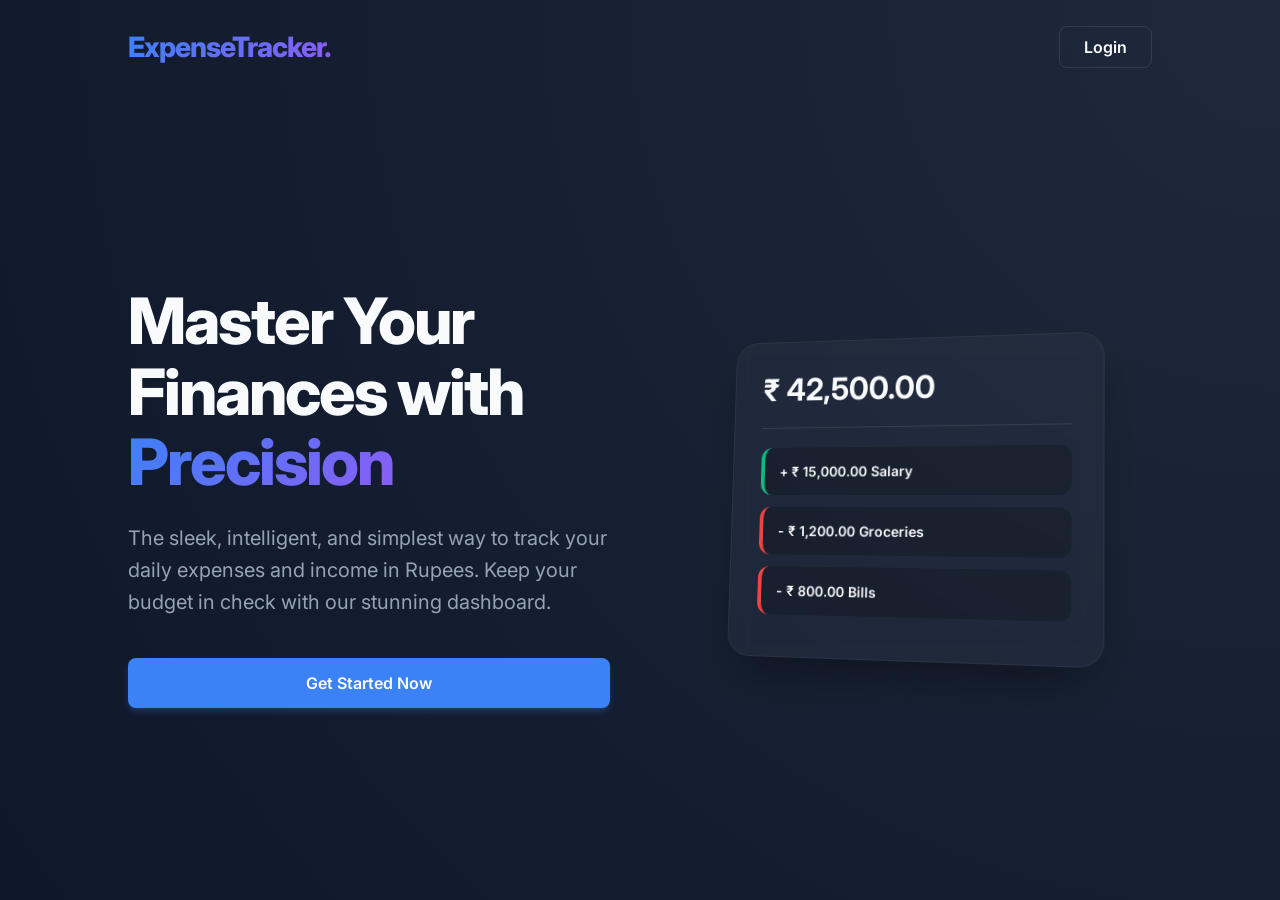
<file: index.html>
<!DOCTYPE html>
<html lang="en">
<head>
    <meta charset="UTF-8">
    <meta name="viewport" content="width=device-width, initial-scale=1.0">
    <title>Expense Tracker - Home</title>
    <link href="https://fonts.googleapis.com/css2?family=Inter:wght@300;400;500;600;700;800&display=swap" rel="stylesheet">
    <link rel="stylesheet" href="styles.css">
</head>
<body class="landing-body">
    <nav class="navbar">
        <div class="logo">ExpenseTracker.</div>
        <div class="nav-links">
            <a href="login.html" class="nav-btn">Login</a>
        </div>
    </nav>
    <main class="hero-section">
        <div class="hero-content">
            <h1>Master Your Finances with <span>Precision</span></h1>
            <p>The sleek, intelligent, and simplest way to track your daily expenses and income in Rupees. Keep your budget in check with our stunning dashboard.</p>
            <div class="hero-buttons">
                <a href="login.html" class="btn hero-btn">Get Started Now</a>
            </div>
        </div>
        <div class="hero-visual">
            <div class="glass-mockup">
                <div class="mockup-header">₹ 42,500.00</div>
                <div class="mockup-body">
                    <div class="mockup-row plus">+ ₹ 15,000.00 Salary</div>
                    <div class="mockup-row minus">- ₹ 1,200.00 Groceries</div>
                    <div class="mockup-row minus">- ₹ 800.00 Bills</div>
                </div>
            </div>
        </div>
    </main>
</body>
</html>
</file>
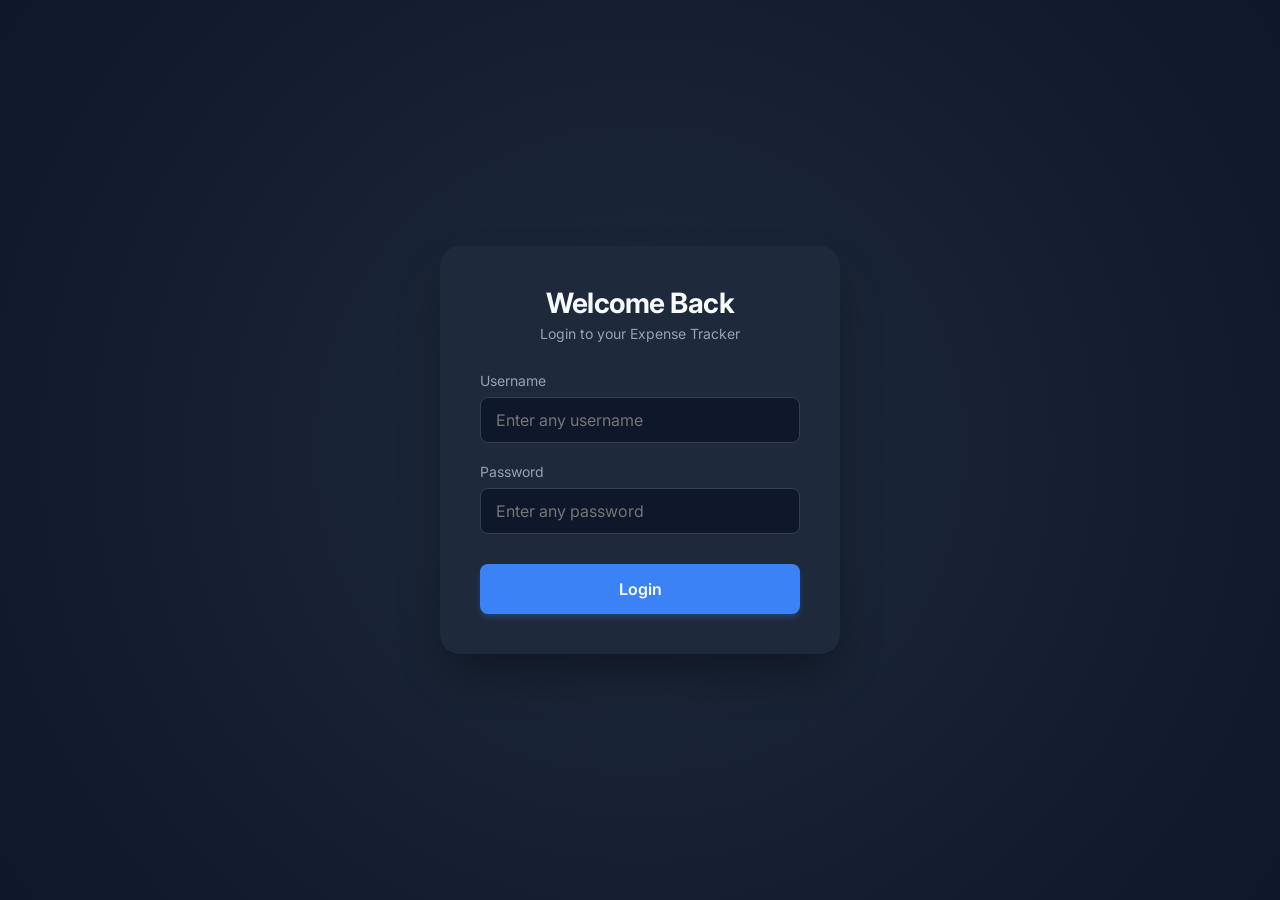
<file: dashboard.html>
<!DOCTYPE html>
<html lang="en">
<head>
    <meta charset="UTF-8">
    <meta name="viewport" content="width=device-width, initial-scale=1.0">
    <title>Dashboard - Expense Tracker</title>
    <link href="https://fonts.googleapis.com/css2?family=Inter:wght@300;400;500;600;700&display=swap" rel="stylesheet">
    <link rel="stylesheet" href="styles.css">
    <meta name="description" content="A simple and elegant expense tracker to manage your finances.">
</head>
<body class="dashboard-body">
    <div class="dashboard-container">
        <header style="display: flex; justify-content: space-between; align-items: center;">
            <h1>Expense Tracker</h1>
            <button id="logout-btn" class="btn-small">Logout</button>
        </header>

        <section class="balance-card">
            <h2>Your Balance</h2>
            <h1 id="balance">₹0.00</h1>
            
            <div class="inc-exp-container">
                <div>
                    <h3>Income</h3>
                    <p id="money-plus" class="money plus">+₹0.00</p>
                </div>
                <div class="divider"></div>
                <div>
                    <h3>Expense</h3>
                    <p id="money-minus" class="money minus">-₹0.00</p>
                </div>
            </div>
        </section>

        <div class="content-wrapper">
            <section class="history-section">
                <h3>Transaction History</h3>
                <ul id="list" class="list">
                    <!-- Transactions will appear here -->
                </ul>
            </section>

            <section class="add-transaction-section">
                <h3>Add New Transaction</h3>
                <form id="form">
                    <div class="form-control">
                        <label for="text">Description</label>
                        <input type="text" id="text" placeholder="e.g. Salary, Groceries..." required />
                    </div>
                    <div class="form-control">
                        <label for="amount">Amount <br>
                            <small>(negative - expense, positive - income)</small>
                        </label>
                        <input type="number" id="amount" placeholder="Enter amount..." step="0.01" required />
                    </div>
                    <button class="btn">Add Transaction</button>
                </form>
            </section>
        </div>
    </div>

    <script src="script.js"></script>
</body>
</html>
</file>
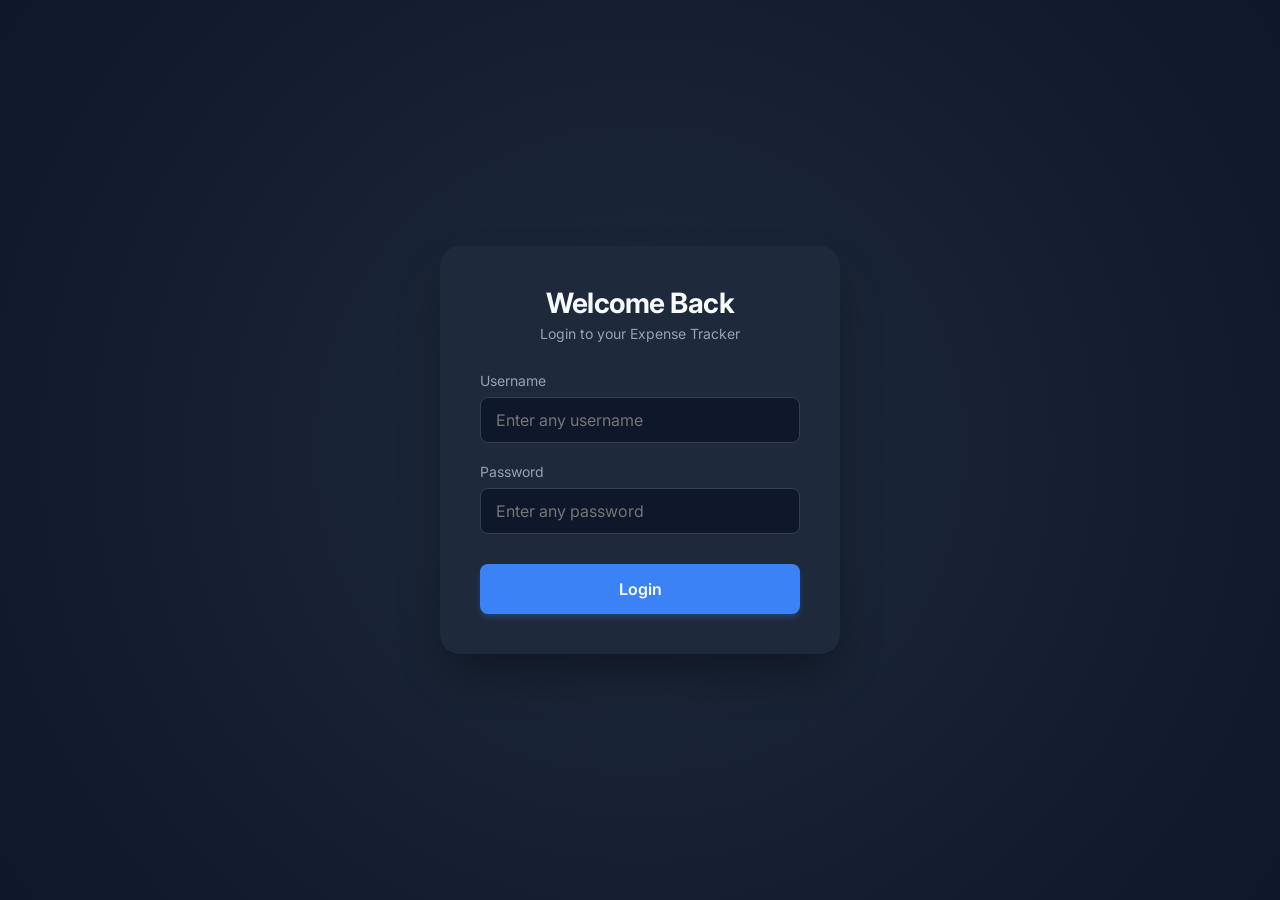
<file: login.html>
<!DOCTYPE html>
<html lang="en">
<head>
    <meta charset="UTF-8">
    <meta name="viewport" content="width=device-width, initial-scale=1.0">
    <title>Login - Expense Tracker</title>
    <link href="https://fonts.googleapis.com/css2?family=Inter:wght@300;400;500;600;700&display=swap" rel="stylesheet">
    <link rel="stylesheet" href="styles.css">
    <meta name="description" content="Login to your expense tracker.">
</head>
<body class="centered-body login-body">
    <div class="login-container">
        <header>
            <h1>Welcome Back</h1>
            <p>Login to your Expense Tracker</p>
        </header>

        <form id="login-form">
            <div class="form-control">
                <label for="username">Username</label>
                <input type="text" id="username" placeholder="Enter any username" required />
            </div>
            <div class="form-control">
                <label for="password">Password</label>
                <input type="password" id="password" placeholder="Enter any password" required />
            </div>
            <button type="submit" class="btn">Login</button>
        </form>
    </div>

    <script src="login.js"></script>
</body>
</html>
</file>
<file: styles.css>
:root {
    --bg-color: #0f172a;
    --card-bg: #1e293b;
    --text-primary: #f8fafc;
    --text-secondary: #94a3b8;
    --accent-color: #3b82f6;
    --accent-hover: #2563eb;
    --positive: #10b981;
    --negative: #ef4444;
    --border-color: #334155;
}

* {
    box-sizing: border-box;
    margin: 0;
    padding: 0;
}

body {
    background-color: var(--bg-color);
    color: var(--text-primary);
    font-family: 'Inter', sans-serif;
    min-height: 100vh;
}

/* Layout Utilities */
.centered-body {
    display: flex;
    justify-content: center;
    align-items: center;
    padding: 20px;
}

.dashboard-body {
    display: flex;
    justify-content: center;
    padding: 40px 20px;
}

/* Landing Page Styles */
.landing-body {
    background: radial-gradient(circle at top right, #1e293b 0%, #0f172a 100%);
    display: flex;
    flex-direction: column;
}

.navbar {
    display: flex;
    justify-content: space-between;
    align-items: center;
    padding: 30px 10%;
}

.logo {
    font-size: 28px;
    font-weight: 800;
    letter-spacing: -1px;
    background: linear-gradient(135deg, #3b82f6 0%, #8b5cf6 100%);
    background-clip: text;
    -webkit-background-clip: text;
    -webkit-text-fill-color: transparent;
}

.nav-btn {
    color: var(--text-primary);
    text-decoration: none;
    font-weight: 600;
    padding: 10px 24px;
    border: 1px solid rgba(255,255,255,0.1);
    border-radius: 8px;
    transition: all 0.3s;
}

.nav-btn:hover {
    background: rgba(255,255,255,0.1);
}

.hero-section {
    flex: 1;
    display: flex;
    align-items: center;
    justify-content: space-between;
    padding: 0 10%;
    gap: 60px;
}

.hero-content {
    flex: 1;
    max-width: 600px;
}

.hero-content h1 {
    font-size: 64px;
    font-weight: 800;
    line-height: 1.1;
    margin-bottom: 24px;
    letter-spacing: -2px;
}

.hero-content h1 span {
    background: linear-gradient(135deg, #3b82f6 0%, #8b5cf6 100%);
    background-clip: text;
    -webkit-background-clip: text;
    -webkit-text-fill-color: transparent;
}

.hero-content p {
    font-size: 20px;
    color: var(--text-secondary);
    margin-bottom: 40px;
    line-height: 1.6;
}

.hero-btn { 
    margin: 0; 
    display: inline-block; 
    text-decoration: none;
    text-align: center;
}

.hero-visual {
    flex: 1;
    display: flex;
    justify-content: center;
}

@media (max-width: 900px) {
    .hero-section {
        flex-direction: column;
        justify-content: center;
        text-align: center;
        gap: 40px;
        padding: 40px 5%;
    }
    .hero-content h1 { font-size: 48px; }
}

.glass-mockup {
    background: rgba(255, 255, 255, 0.03);
    backdrop-filter: blur(10px);
    border: 1px solid rgba(255, 255, 255, 0.05);
    border-radius: 24px;
    padding: 30px;
    width: 100%;
    max-width: 380px;
    box-shadow: 0 25px 50px -12px rgba(0, 0, 0, 0.4);
    transform: perspective(1000px) rotateY(-12deg) rotateX(5deg);
    transition: transform 0.5s ease-out;
}

.glass-mockup:hover {
    transform: perspective(1000px) rotateY(0) rotateX(0);
}

.mockup-header {
    font-size: 32px;
    font-weight: 700;
    margin-bottom: 20px;
    padding-bottom: 20px;
    border-bottom: 1px solid rgba(255, 255, 255, 0.1);
    color: var(--text-primary);
}

.mockup-row {
    padding: 16px;
    background: rgba(0,0,0,0.2);
    margin-bottom: 12px;
    border-radius: 12px;
    font-weight: 600;
    color: var(--text-primary);
    font-size: 14px;
}

.mockup-row.plus { border-left: 4px solid var(--positive); }
.mockup-row.minus { border-left: 4px solid var(--negative); }


/* Login specific styles */
.login-body {
    background-image: radial-gradient(circle at center, #1e293b 0%, #0f172a 100%);
}

.login-container {
    width: 100%;
    max-width: 400px;
    background: var(--card-bg);
    border-radius: 20px;
    padding: 40px;
    box-shadow: 0 25px 50px -12px rgba(0, 0, 0, 0.4);
    display: flex;
    flex-direction: column;
    gap: 30px;
}

.login-container header p {
    color: var(--text-secondary);
    text-align: center;
    margin-top: 5px;
    font-size: 14px;
}

.btn-small {
    background-color: var(--border-color);
    color: var(--text-primary);
    border: none;
    padding: 8px 12px;
    border-radius: 6px;
    cursor: pointer;
    font-size: 12px;
    font-weight: 600;
    transition: background-color 0.3s;
}

.btn-small:hover {
    background-color: var(--negative);
}

/* Dashboard Styles */
.dashboard-container {
    width: 100%;
    max-width: 1000px; /* Wider dashboard as requested */
    background: var(--card-bg);
    border-radius: 20px;
    padding: 40px;
    box-shadow: 0 25px 50px -12px rgba(0, 0, 0, 0.4);
    display: flex;
    flex-direction: column;
    gap: 30px;
}

header h1 {
    font-size: 28px;
    font-weight: 700;
    text-align: center;
    color: var(--text-primary);
    letter-spacing: -0.5px;
}

/* General App Components */
.balance-card {
    background: linear-gradient(135deg, #3b82f6 0%, #8b5cf6 100%);
    border-radius: 16px;
    padding: 30px;
    text-align: center;
    box-shadow: 0 10px 25px -5px rgba(59, 130, 246, 0.5);
    color: white;
}

.balance-card h2 {
    font-size: 16px;
    font-weight: 500;
    opacity: 0.9;
    text-transform: uppercase;
    letter-spacing: 1px;
}

.balance-card h1 {
    font-size: 48px;
    font-weight: 700;
    margin: 10px 0 20px;
    letter-spacing: -1px;
}

.inc-exp-container {
    display: flex;
    justify-content: space-between;
    background: rgba(255, 255, 255, 0.1);
    padding: 20px;
    border-radius: 12px;
    backdrop-filter: blur(10px);
}

.inc-exp-container div {
    flex: 1;
    text-align: center;
}

.inc-exp-container .divider {
    width: 1px;
    background-color: rgba(255, 255, 255, 0.2);
    flex: none;
    margin: 0 15px;
}

.inc-exp-container h3 {
    font-size: 14px;
    font-weight: 500;
    opacity: 0.9;
    text-transform: uppercase;
}

.money {
    font-size: 24px;
    font-weight: 600;
    margin-top: 5px;
}

.money.plus { color: #a7f3d0; }
.money.minus { color: #fecaca; }

.content-wrapper {
    display: grid;
    grid-template-columns: 1fr 1fr;
    gap: 40px;
}

@media (max-width: 768px) {
    .content-wrapper { grid-template-columns: 1fr; }
}

h3 {
    border-bottom: 1px solid var(--border-color);
    padding-bottom: 10px;
    margin-bottom: 20px;
    font-size: 18px;
    color: var(--text-primary);
}

.list {
    list-style-type: none;
    max-height: 350px;
    overflow-y: auto;
    padding-right: 5px;
}

.list::-webkit-scrollbar { width: 6px; }
.list::-webkit-scrollbar-track { background: var(--bg-color); border-radius: 4px; }
.list::-webkit-scrollbar-thumb { background: var(--border-color); border-radius: 4px; }

.list li {
    background-color: var(--bg-color);
    color: var(--text-primary);
    display: flex;
    justify-content: space-between;
    align-items: center;
    position: relative;
    padding: 15px;
    margin: 10px 0;
    border-radius: 8px;
    border-left: 5px solid transparent;
    transition: all 0.3s ease;
    padding-right: 50px; 
    overflow: hidden; 
}

.list li:hover { transform: translateX(5px); }
.list li.plus { border-color: var(--positive); }
.list li.minus { border-color: var(--negative); }
.list li .amount { font-weight: 600; }
.list li.plus .amount { color: var(--positive); }
.list li.minus .amount { color: var(--negative); }

.delete-btn {
    cursor: pointer;
    background-color: var(--negative);
    border: 0;
    color: #fff;
    font-size: 18px;
    line-height: 20px;
    padding: 5px 10px;
    border-radius: 4px;
    position: absolute;
    right: -40px;
    opacity: 0;
    transition: opacity 0.3s ease, right 0.3s ease;
}

.list li:hover .delete-btn {
    opacity: 1;
    right: 15px;
}

.form-control { margin-bottom: 20px; }
.form-control label {
    display: block;
    margin-bottom: 8px;
    color: var(--text-secondary);
    font-size: 14px;
}
.form-control small { font-size: 12px; opacity: 0.7; }
.form-control input {
    width: 100%;
    padding: 12px 15px;
    border-radius: 8px;
    border: 1px solid var(--border-color);
    background-color: var(--bg-color);
    color: var(--text-primary);
    font-family: inherit;
    font-size: 16px;
    transition: border-color 0.3s ease, box-shadow 0.3s ease;
}
.form-control input:focus {
    outline: none;
    border-color: var(--accent-color);
    box-shadow: 0 0 0 3px rgba(59, 130, 246, 0.2);
}

.btn {
    cursor: pointer;
    background-color: var(--accent-color);
    box-shadow: 0 4px 6px -1px rgba(59, 130, 246, 0.3);
    color: #fff;
    border: 0;
    display: block;
    font-size: 16px;
    font-weight: 600;
    font-family: inherit;
    margin: 30px 0 0;
    padding: 15px;
    width: 100%;
    border-radius: 8px;
    transition: background-color 0.3s ease, transform 0.1s ease;
}

.btn:hover { background-color: var(--accent-hover); }
.btn:active { transform: translateY(2px); }
</file>
